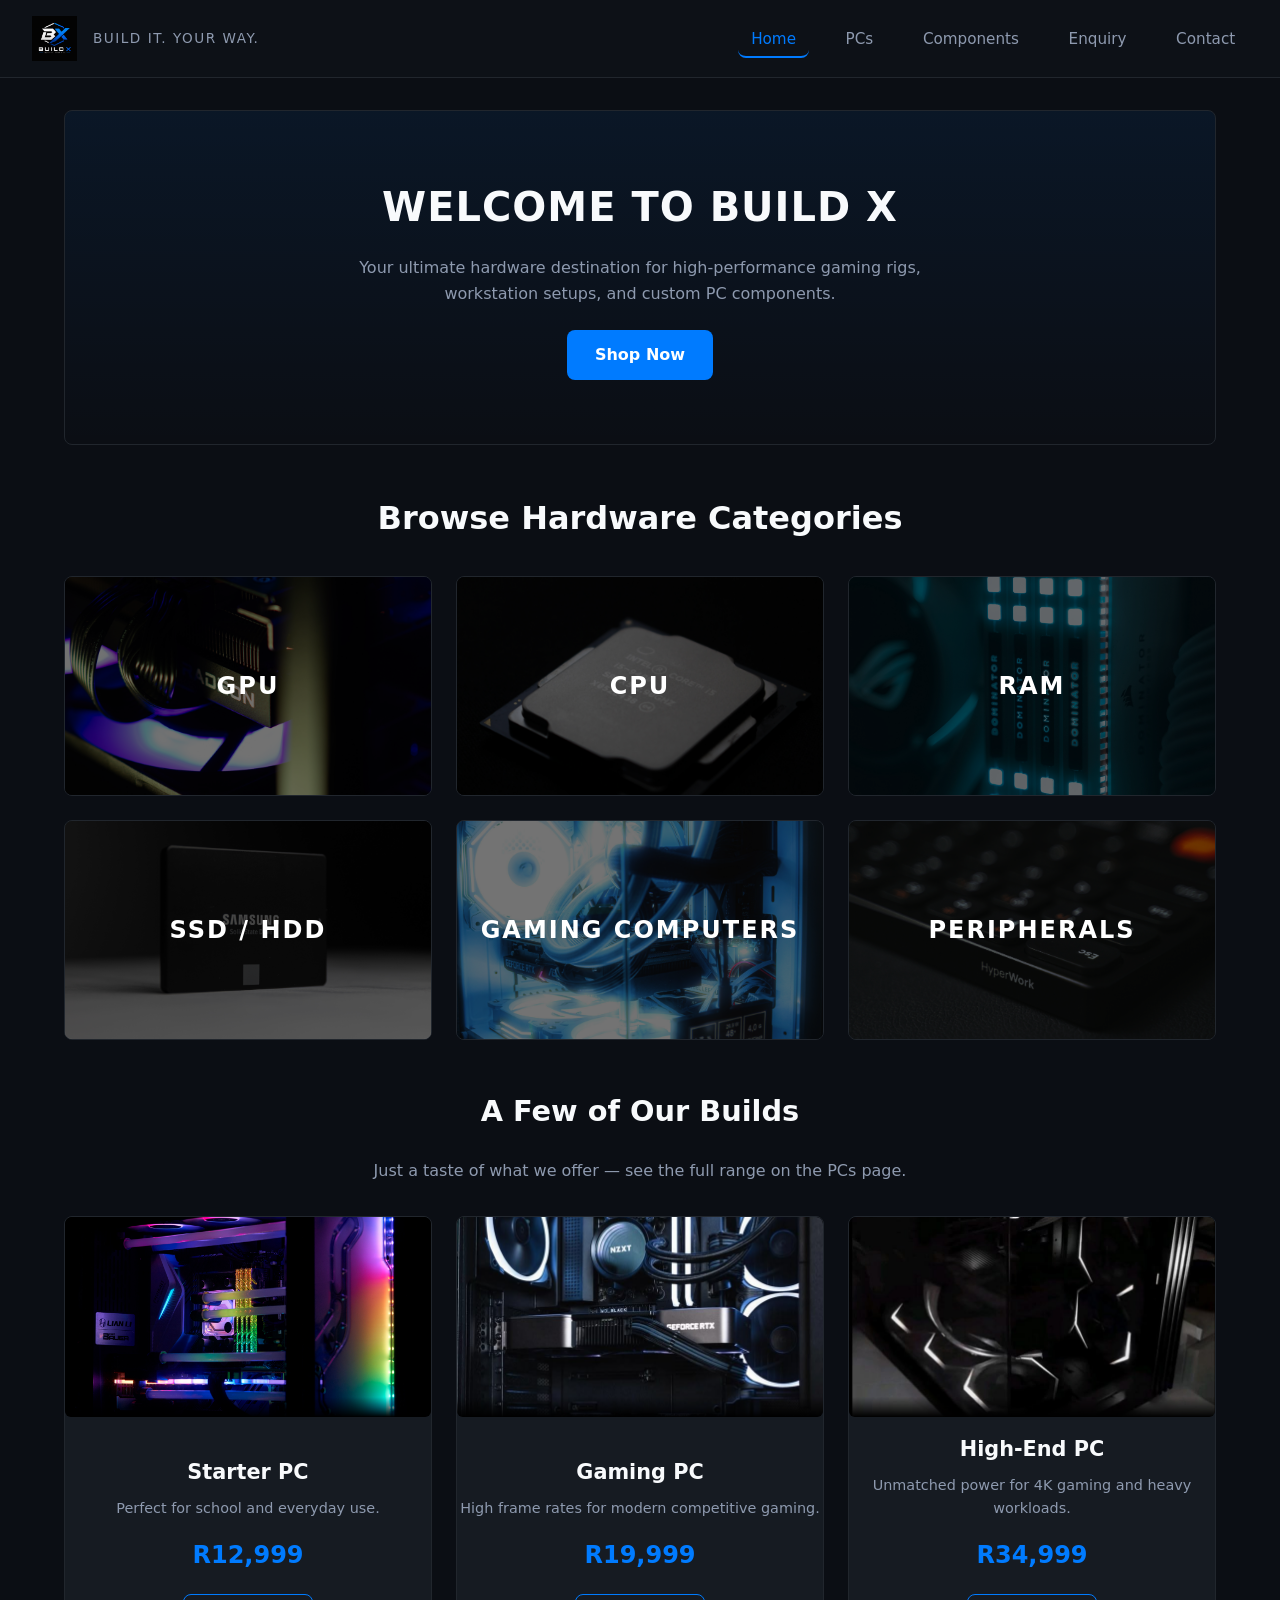
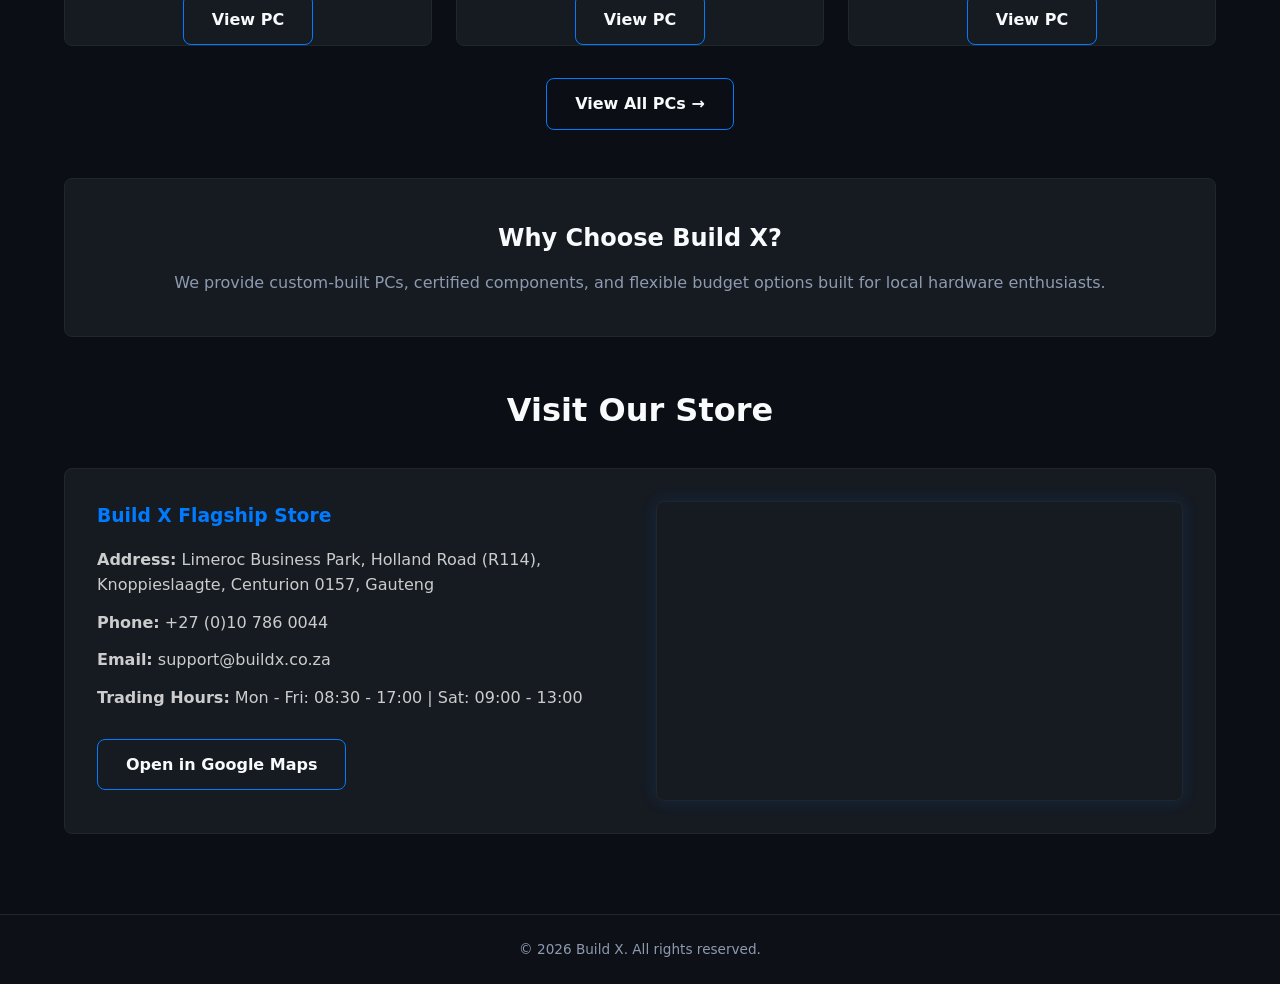
<file: index.html>
<!DOCTYPE html>
<html lang="en">
<head>
  <meta charset="UTF-8">
  <meta name="viewport" content="width=device-width, initial-scale=1.0">
  <title>Build X | Gaming PCs & Custom Computers South Africa</title>
  <meta name="description" content="Shop pre-built gaming PCs, custom computers and PC components at Build X in South Africa. Explore GPUs, CPUs, RAM and storage for gaming, work and creative builds.">
  <meta name="keywords" content="gaming PCs South Africa, pre-built gaming computers, custom PC builds South Africa, gaming computer, 1440p gaming PC, 4K workstation, PC components, graphics cards, GPUs, CPUs, RAM, SSD storage, Build X">

  <!-- External CSS Stylesheet -->
  <link rel="stylesheet" href="./styles.css">
</head>
<body>

  <!-- Site Header and Navigation -->
  <header class="site-header">
    <div class="logo-area">
      <!-- Site Logo Asset Link -->
      <a href="index.html">
        <img src="./images/buildx.png" alt="Build X custom computers and gaming PCs logo" class="site-logo">
      </a>
      <span class="tagline">Build It. Your Way.</span>
    </div>

    <!-- Main Navigation Bar -->
    <nav class="main-nav">
      <ul>
        <li><a href="index.html" class="active">Home</a></li>
        <li><a href="products.html">PCs</a></li>
        <li><a href="components.html">Components</a></li>
        <li><a href="enquiries.html">Enquiry</a></li>
        <li><a href="contact.html">Contact</a></li>
      </ul>
    </nav>
  </header>

  <!-- Main Content Area -->
  <main>
    <!-- Welcome Hero Banner -->
    <section class="hero">
      <h1>Welcome to Build X</h1>
      <p>Your ultimate hardware destination for high-performance gaming rigs, workstation setups, and custom PC components.</p>
      <a href="products.html" class="btn-primary">Shop Now</a>
    </section>

    <!-- Component Category Grid Section -->
    <section class="category-section">
      <h2>Browse Hardware Categories</h2>

      <div class="category-grid">
        <!-- GPU Category Card -->
        <a href="components.html#gpu" class="category-card">
          <img src="./images/gpufinal.jpg" alt="Graphics card components for custom gaming PCs">
          <div class="category-overlay">
            <h3>GPU</h3>
          </div>
        </a>

        <!-- CPU Category Card -->
        <a href="components.html#cpu" class="category-card">
          <img src="./images/cpu.jpg" alt="Desktop processors for gaming and custom computer builds">
          <div class="category-overlay">
            <h3>CPU</h3>
          </div>
        </a>

        <!-- RAM Category Card -->
        <a href="components.html#ram" class="category-card">
          <img src="./images/ram.jpg" alt="RAM memory modules for desktop PC upgrades">
          <div class="category-overlay">
            <h3>RAM</h3>
          </div>
        </a>

        <!-- Storage Category Card -->
        <a href="components.html#storage" class="category-card">
          <img src="./images/ssd.jpg" alt="SSD storage drives for custom computers and gaming PCs">
          <div class="category-overlay">
            <h3>SSD / HDD</h3>
          </div>
        </a>

        <!-- Gaming Computers Category Card -->
        <a href="products.html" class="category-card">
          <img src="./images/pcbuildfinal.jpg" alt="Pre-built gaming computers available from Build X in South Africa">
          <div class="category-overlay">
            <h3>GAMING COMPUTERS</h3>
          </div>
        </a>

        <!-- Peripherals Category Card -->
        <a href="components.html#peripherals" class="category-card">
          <img src="./images/peripherals.jpg" alt="Gaming peripherals for a complete PC setup">
          <div class="category-overlay">
            <h3>PERIPHERALS</h3>
          </div>
        </a>
      </div>
    </section>

    <!-- Featured Pre-Built PCs Section (teaser — full catalog lives on products.html) -->
    <section class="products-section">
      <h2>A Few of Our Builds</h2>
      <p style="text-align: center; color: var(--text-muted); margin-bottom: 2rem;">
        Just a taste of what we offer — see the full range on the PCs page.
      </p>

      <div class="product-grid">

        <!-- Starter PC Card -->
        <article class="product-card">
          <div class="card-image">
            <img src="./images/pccase1.jpg" alt="Starter desktop PC for everyday use and entry-level gaming">
          </div>
          <div class="card-body">
            <h3>Starter PC</h3>
            <p>Perfect for school and everyday use.</p>
            <p class="price">R12,999</p>
            <a href="products.html" class="btn-secondary">View PC</a>
          </div>
        </article>

        <!-- Gaming PC Card -->
        <article class="product-card">
          <div class="card-image">
            <img src="./images/gaming-pc-1440p.jpg" alt="Pre-built 1440p gaming PC for high-frame-rate modern gaming">
          </div>
          <div class="card-body">
            <h3>Gaming PC</h3>
            <p>High frame rates for modern competitive gaming.</p>
            <p class="price">R19,999</p>
            <a href="products.html" class="btn-secondary">View PC</a>
          </div>
        </article>

        <!-- High-End PC Card -->
        <article class="product-card">
          <div class="card-image">
            <img src="./images/high-end-4k-workstation.jpg" alt="High-end 4K gaming PC workstation for demanding creative and computing workloads">
          </div>
          <div class="card-body">
            <h3>High-End PC</h3>
            <p>Unmatched power for 4K gaming and heavy workloads.</p>
            <p class="price">R34,999</p>
            <a href="products.html" class="btn-secondary">View PC</a>
          </div>
        </article>

      </div>

      <div style="text-align: center; margin-top: 2rem;">
        <a href="products.html" class="btn-secondary">View All PCs →</a>
      </div>
    </section>

    <!-- Value Proposition Section -->
    <section class="about-summary">
      <h2>Why Choose Build X?</h2>
      <p>We provide custom-built PCs, certified components, and flexible budget options built for local hardware enthusiasts.</p>
    </section>

    <!-- Store Location & Hours Section -->
    <section class="location-section">
      <h2>Visit Our Store</h2>
      <div class="location-container">
        <!-- Store Information -->
        <div class="location-info">
          <h3>Build X Flagship Store</h3>
          <p><strong>Address:</strong> Limeroc Business Park, Holland Road (R114), Knoppieslaagte, Centurion 0157, Gauteng</p>
          <p><strong>Phone:</strong> +27 (0)10 786 0044</p>
          <p><strong>Email:</strong> support@buildx.co.za</p>
          <p><strong>Trading Hours:</strong> Mon - Fri: 08:30 - 17:00 | Sat: 09:00 - 13:00</p>
          <a href="https://www.google.com/maps/place/Evetech/@-25.9070533,28.0302525,17z/data=!3m1!4b1!4m6!3m5!1s0x1e956453e7af67eb:0x325b4bc90aec6164!8m2!3d-25.9070533!4d28.0302525!16s%2Fg%2F1tdd3hkb" target="_blank" rel="noopener noreferrer" class="btn-secondary">Open in Google Maps</a>
        </div>

        <!-- Right Side: Embedded Map -->
        <div class="location-map">
          <iframe
            src="https://www.google.com/maps/embed?pb=!1m18!1m12!1m3!1d3172.9612899073686!2d28.03025247496174!3d-25.907053251937146!2m3!1f0!2f0!3f0!3m2!1i1024!2i768!4f13.1!3m3!1m2!1s0x1e956453e7af67eb%3A0x325b4bc90aec6164!2sEvetech!5e1!3m2!1sen!2sus!4v1789694217841!5m2!1sen!2sus"
            width="100%"
            height="100%"
            style="border:0;"
            allowfullscreen=""
            loading="lazy"
            referrerpolicy="strict-origin-when-cross-origin">
          </iframe>
        </div>
      </div>
    </section>
  </main>

  <!-- Site Footer -->
  <footer class="site-footer">
    <p>&copy; 2026 Build X. All rights reserved.</p>
  </footer>

  <script src="./js_assets/product-lightbox.js" defer></script>
</body>
</html>
</file>
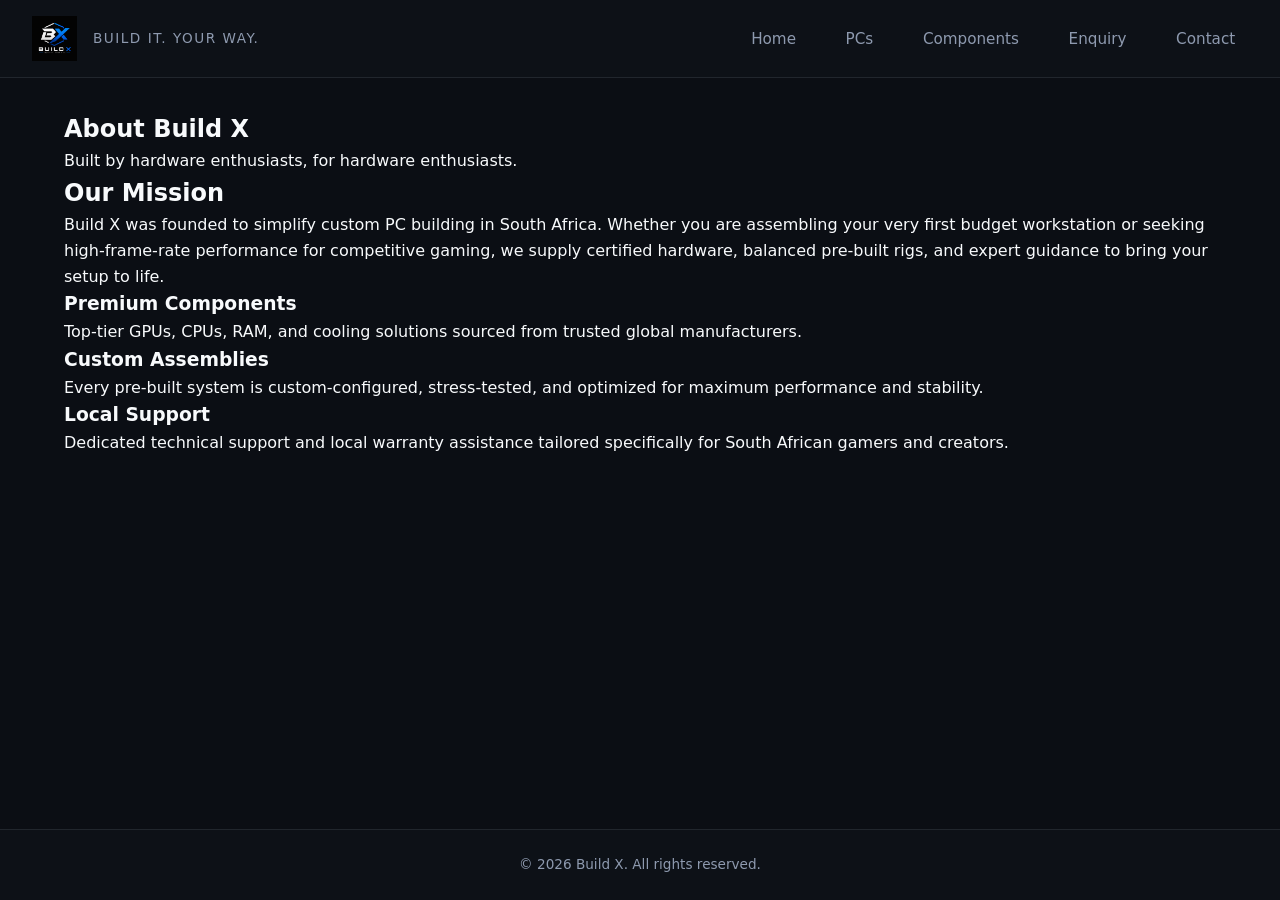
<file: about.html>
<!DOCTYPE html>
<html lang="en">
<head>
  <meta charset="UTF-8">
  <meta name="viewport" content="width=device-width, initial-scale=1.0">
  <title>About Us | Build X</title>
  
  <!-- External CSS Stylesheet -->
  <link rel="stylesheet" href="styles.css">
</head>
<body>

  <!-- Site Header and Navigation -->
  <header class="site-header">
    <div class="logo-area">
      <a href="index.html">
        <img src="images/buildx.png" alt="Build X Logo" class="site-logo">
      </a>
      <span class="tagline">Build It. Your Way.</span>
    </div>
    
    <!-- Main Navigation Bar -->
    <nav class="main-nav">
      <ul>
        <li><a href="index.html">Home</a></li>
        <li><a href="products.html">PCs</a></li>
        <li><a href="components.html">Components</a></li>
        <li><a href="enquiries.html">Enquiry</a></li>
        <li><a href="contact.html">Contact</a></li>
      </ul>
    </nav>
  </header>

  <!-- Main Content Area -->
  <main>
    <section class="about-hero">
      <h1>About Build X</h1>
      <p class="lead">Built by hardware enthusiasts, for hardware enthusiasts.</p>
    </section>

    <section class="about-section">
      <div class="about-container">
        <div class="about-text">
          <h2>Our Mission</h2>
          <p>Build X was founded to simplify custom PC building in South Africa. Whether you are assembling your very first budget workstation or seeking high-frame-rate performance for competitive gaming, we supply certified hardware, balanced pre-built rigs, and expert guidance to bring your setup to life.</p>
        </div>
        
        <!-- Key Highlights Grid -->
        <div class="about-highlights">
          <div class="highlight-card">
            <h3>Premium Components</h3>
            <p>Top-tier GPUs, CPUs, RAM, and cooling solutions sourced from trusted global manufacturers.</p>
          </div>
          <div class="highlight-card">
            <h3>Custom Assemblies</h3>
            <p>Every pre-built system is custom-configured, stress-tested, and optimized for maximum performance and stability.</p>
          </div>
          <div class="highlight-card">
            <h3>Local Support</h3>
            <p>Dedicated technical support and local warranty assistance tailored specifically for South African gamers and creators.</p>
          </div>
        </div>
      </div>
    </section>
  </main>

  <!-- Site Footer -->
  <footer class="site-footer">
    <p>&copy; 2026 Build X. All rights reserved.</p>
  </footer>

</body>
</html>
</file>
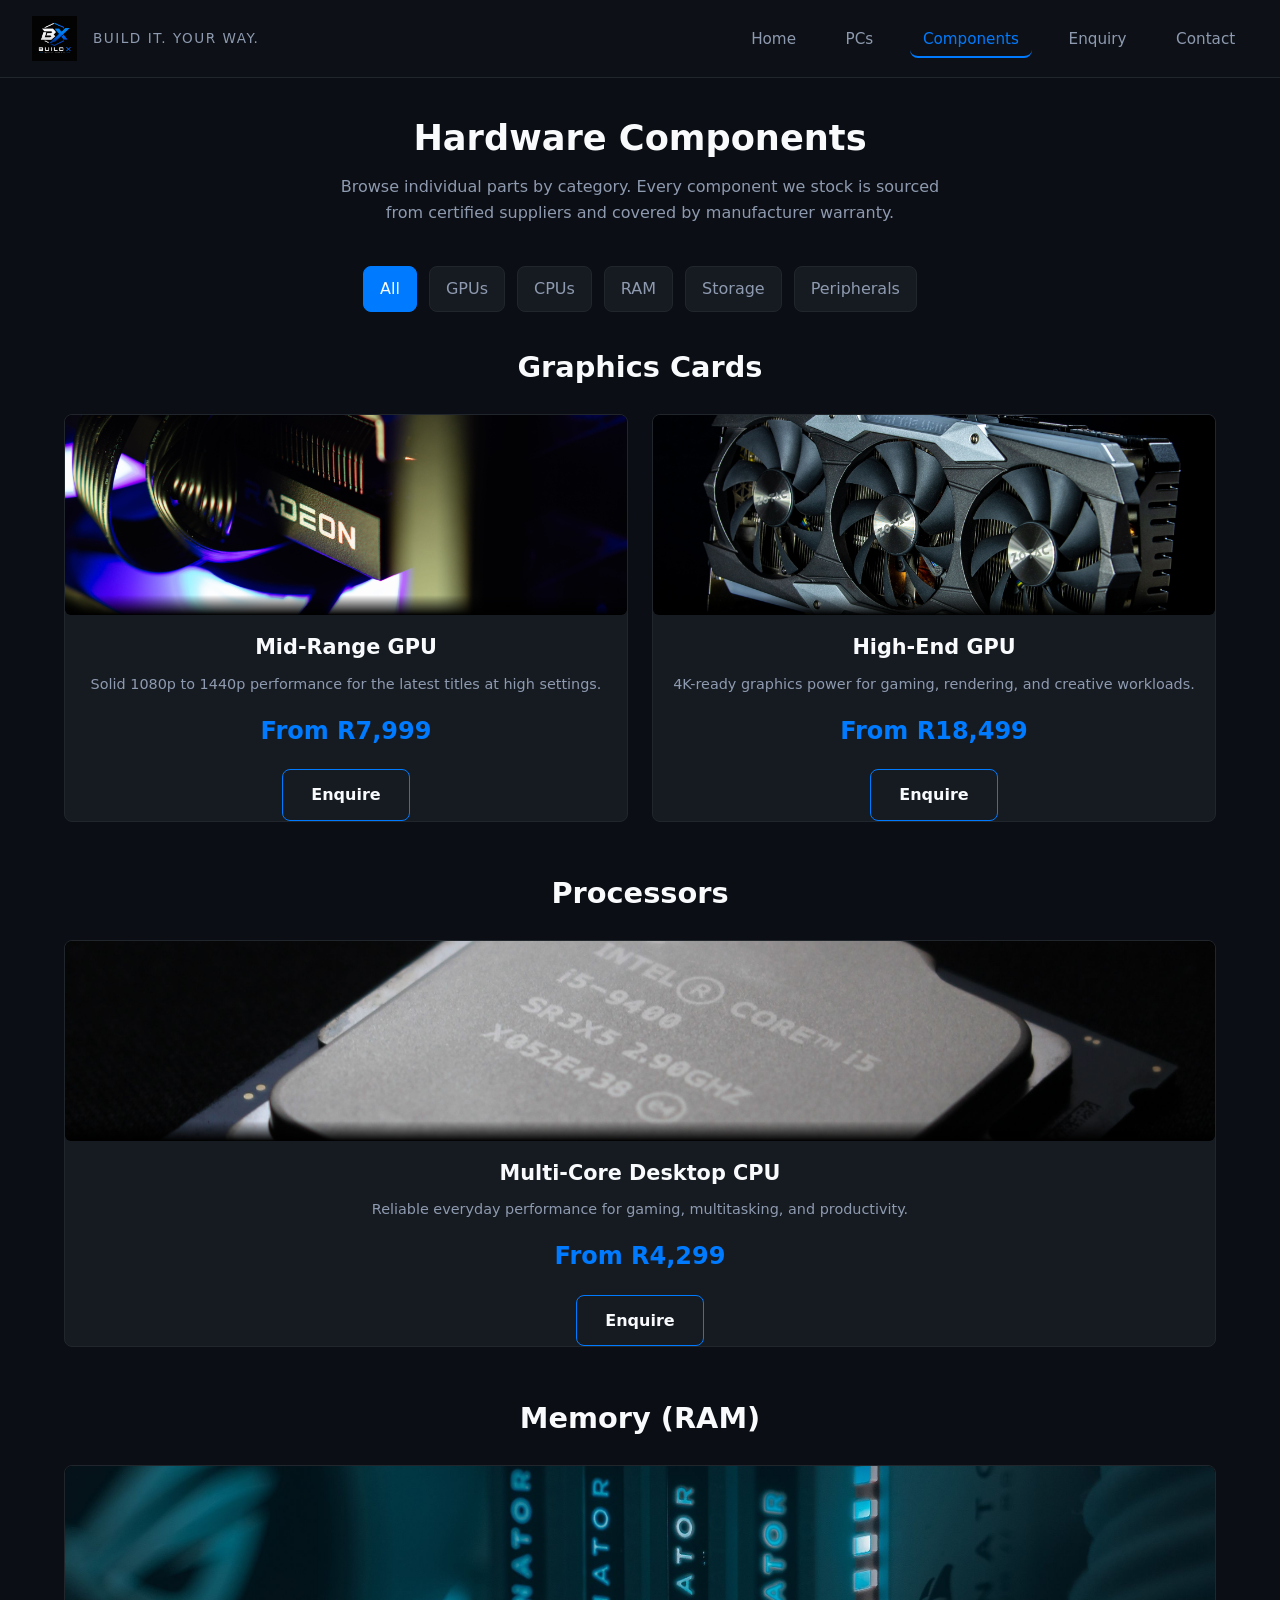
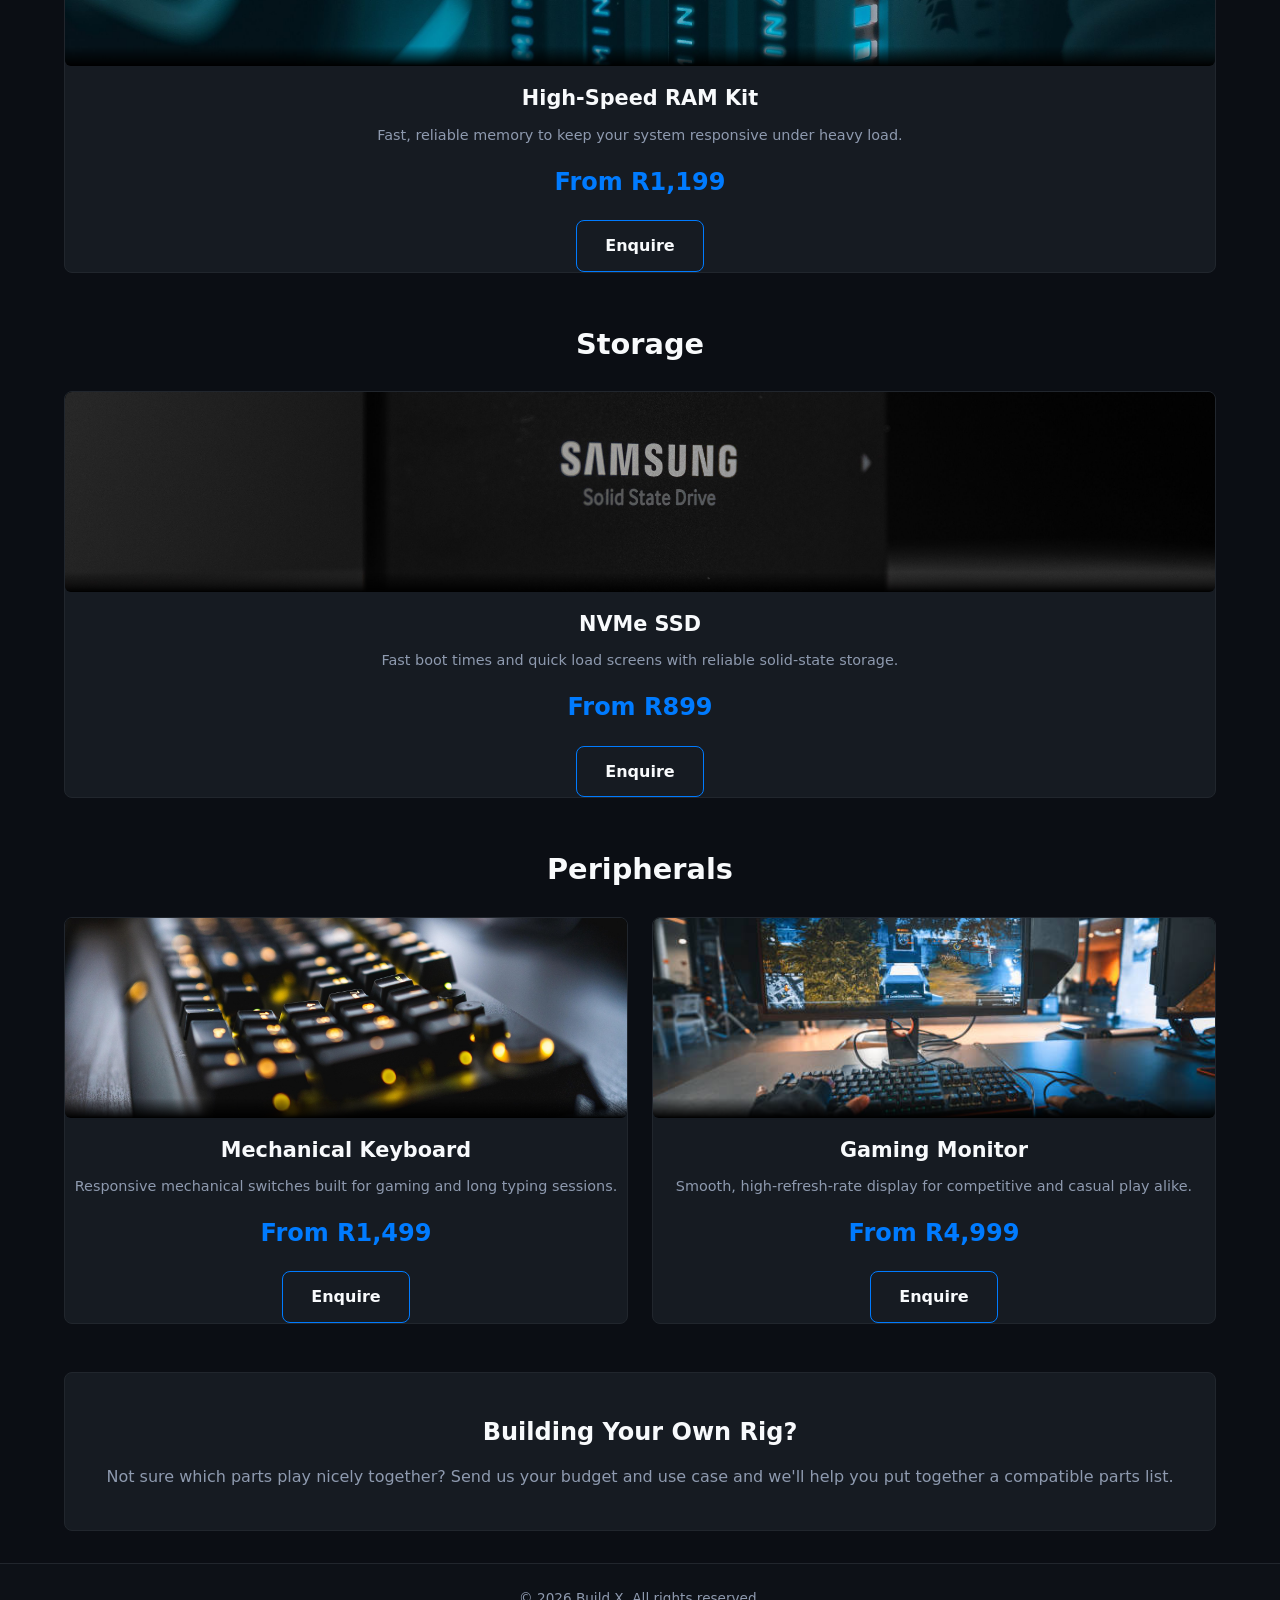
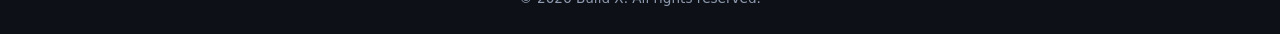
<file: components.html>
<!DOCTYPE html>
<html lang="en">
<head>
  <meta charset="UTF-8">
  <meta name="viewport" content="width=device-width, initial-scale=1.0">
  <title>Build X | Components</title>
  <meta name="description" content="Shop individual PC components in South Africa at Build X. Browse graphics cards, CPUs, RAM, SSD storage, keyboards, monitors, and other PC peripherals for your next build or upgrade.">
  <meta name="keywords" content="PC components South Africa, buy GPU South Africa, graphics cards, CPUs, processors, RAM, memory kits, SSD storage, NVMe SSD, PC peripherals, gaming keyboard, gaming monitor, custom PC upgrades, Build X">
  <link rel="stylesheet" href="./styles.css">
</head>
<body>

  <!-- Site Header -->
  <header class="site-header">
    <div class="logo-area">
      <a href="index.html">
        <img src="./images/buildx.png" alt="Build X Logo" class="site-logo">
      </a>
      <span class="tagline">Build It. Your Way.</span>
    </div>

    <nav class="main-nav">
      <ul>
        <li><a href="index.html">Home</a></li>
        <li><a href="products.html">PCs</a></li>
        <li><a href="components.html" class="active">Components</a></li>
        <li><a href="enquiries.html">Enquiry</a></li>
        <li><a href="contact.html">Contact</a></li>
      </ul>
    </nav>
  </header>

  <!-- Main Content Area -->
  <main>
    <section class="contact-header">
      <h1>Hardware Components</h1>
      <p>Browse individual parts by category. Every component we stock is sourced from certified suppliers and covered by manufacturer warranty.</p>
    </section>

    <div class="product-filters" role="group" aria-label="Filter components by category">
      <button class="filter-button is-active" type="button" data-filter="all" aria-pressed="true">All</button>
      <button class="filter-button" type="button" data-filter="gpu" aria-pressed="false">GPUs</button>
      <button class="filter-button" type="button" data-filter="cpu" aria-pressed="false">CPUs</button>
      <button class="filter-button" type="button" data-filter="ram" aria-pressed="false">RAM</button>
      <button class="filter-button" type="button" data-filter="storage" aria-pressed="false">Storage</button>
      <button class="filter-button" type="button" data-filter="peripherals" aria-pressed="false">Peripherals</button>
    </div>

    <!-- GPU Section -->
    <section class="products-section" id="gpu" data-category="gpu">
      <h2>Graphics Cards</h2>
      <div class="product-grid">
        <article class="product-card">
          <div class="card-image">
            <img src="./images/gpufinal.jpg" alt="Mid-range GPU for 1080p and 1440p gaming at high settings">
          </div>
          <div class="card-body">
            <h3>Mid-Range GPU</h3>
            <p>Solid 1080p to 1440p performance for the latest titles at high settings.</p>
            <p class="price">From R7,999</p>
            <a href="enquiries.html?product=Mid-Range%20GPU" class="btn-secondary">Enquire</a>
          </div>
        </article>

        <article class="product-card">
          <div class="card-image">
            <img src="./images/graphicscard.jpg" alt="High-end GPU for 4K gaming, rendering, and creative workloads">
          </div>
          <div class="card-body">
            <h3>High-End GPU</h3>
            <p>4K-ready graphics power for gaming, rendering, and creative workloads.</p>
            <p class="price">From R18,499</p>
            <a href="enquiries.html?product=High-End%20GPU" class="btn-secondary">Enquire</a>
          </div>
        </article>
      </div>
    </section>

    <!-- CPU Section -->
    <section class="products-section" id="cpu" data-category="cpu">
      <h2>Processors</h2>
      <div class="product-grid">
        <article class="product-card">
          <div class="card-image">
            <img src="./images/cpu.jpg" alt="Multi-core desktop CPU for gaming, multitasking, and everyday productivity">
          </div>
          <div class="card-body">
            <h3>Multi-Core Desktop CPU</h3>
            <p>Reliable everyday performance for gaming, multitasking, and productivity.</p>
            <p class="price">From R4,299</p>
            <a href="enquiries.html?product=Multi-Core%20Desktop%20CPU" class="btn-secondary">Enquire</a>
          </div>
        </article>
      </div>
    </section>

    <!-- RAM Section -->
    <section class="products-section" id="ram" data-category="ram">
      <h2>Memory (RAM)</h2>
      <div class="product-grid">
        <article class="product-card">
          <div class="card-image">
            <img src="./images/ram.jpg" alt="High-speed RAM kit for responsive performance under heavy workloads">
          </div>
          <div class="card-body">
            <h3>High-Speed RAM Kit</h3>
            <p>Fast, reliable memory to keep your system responsive under heavy load.</p>
            <p class="price">From R1,199</p>
            <a href="enquiries.html?product=High-Speed%20RAM%20Kit" class="btn-secondary">Enquire</a>
          </div>
        </article>
      </div>
    </section>

    <!-- Storage Section -->
    <section class="products-section" id="storage" data-category="storage">
      <h2>Storage</h2>
      <div class="product-grid">
        <article class="product-card">
          <div class="card-image">
            <img src="./images/ssd.jpg" alt="NVMe SSD for fast computer boot times and shorter game loading screens">
          </div>
          <div class="card-body">
            <h3>NVMe SSD</h3>
            <p>Fast boot times and quick load screens with reliable solid-state storage.</p>
            <p class="price">From R899</p>
            <a href="enquiries.html?product=NVMe%20SSD" class="btn-secondary">Enquire</a>
          </div>
        </article>
      </div>
    </section>

    <!-- Peripherals Section -->
    <section class="products-section" id="peripherals" data-category="peripherals">
      <h2>Peripherals</h2>
      <div class="product-grid">
        <article class="product-card">
          <div class="card-image">
            <img src="./images/keyboard1.jpg" alt="Mechanical keyboard with responsive switches for gaming and long typing sessions">
          </div>
          <div class="card-body">
            <h3>Mechanical Keyboard</h3>
            <p>Responsive mechanical switches built for gaming and long typing sessions.</p>
            <p class="price">From R1,499</p>
            <a href="enquiries.html?product=Mechanical%20Keyboard" class="btn-secondary">Enquire</a>
          </div>
        </article>

        <article class="product-card">
          <div class="card-image">
            <img src="./images/monitor1.jpg" alt="High-refresh-rate gaming monitor for smooth competitive and casual play">
          </div>
          <div class="card-body">
            <h3>Gaming Monitor</h3>
            <p>Smooth, high-refresh-rate display for competitive and casual play alike.</p>
            <p class="price">From R4,999</p>
            <a href="enquiries.html?product=Gaming%20Monitor" class="btn-secondary">Enquire</a>
          </div>
        </article>
      </div>
    </section>

    <section class="about-summary">
      <h2>Building Your Own Rig?</h2>
      <p>Not sure which parts play nicely together? Send us your budget and use case and we'll help you put together a compatible parts list.</p>
    </section>

  </main>

  <!-- Site Footer -->
  <footer class="site-footer">
    <p>&copy; 2026 Build X. All rights reserved.</p>
  </footer>

  <script src="./js_assets/product-lightbox.js" defer></script>
  <script src="./js_assets/product-filter.js" defer></script>
</body>
</html>
</file>
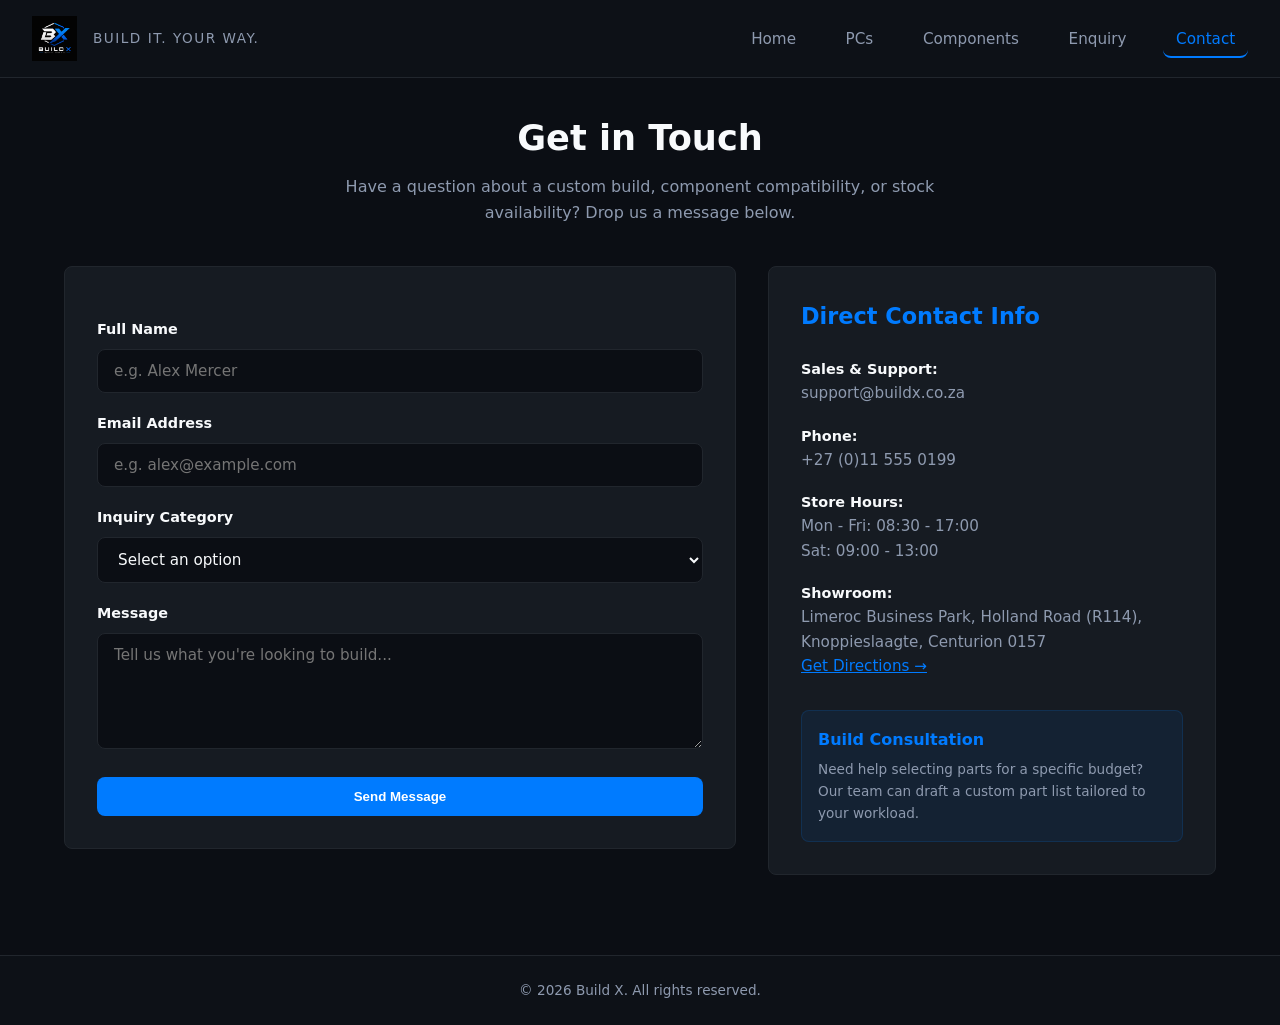
<file: contact.html>
<!DOCTYPE html>
<html lang="en">
<head>
  <meta charset="UTF-8">
  <meta name="viewport" content="width=device-width, initial-scale=1.0">
  <title>Build X | Contact Us</title>
  <link rel="stylesheet" href="./styles.css">
</head>
<body>

  <!-- Site Header -->
  <header class="site-header">
    <div class="logo-area">
      <a href="index.html">
        <img src="./images/buildx.png" alt="Build X Logo" class="site-logo">
      </a>
      <span class="tagline">Build It. Your Way.</span>
    </div>
    
    <nav class="main-nav">
      <ul>
        <li><a href="index.html">Home</a></li>
        <li><a href="products.html">PCs</a></li>
        <li><a href="components.html">Components</a></li>
        <li><a href="enquiries.html">Enquiry</a></li>
        <li><a href="contact.html" class="active">Contact</a></li>
      </ul>
    </nav>
  </header>

  <!-- Main Content Area -->
  <main>
    <section class="contact-section">
      <div class="contact-header">
        <h1>Get in Touch</h1>
        <p>Have a question about a custom build, component compatibility, or stock availability? Drop us a message below.</p>
      </div>

      <div class="contact-wrapper">
        
        <!-- Left Side: Interactive Contact Form -->
        <form class="contact-form" action="#" method="POST">
          
          <div class="form-group">
            <label for="fullName">Full Name</label>
            <input type="text" id="fullName" name="fullName" placeholder="e.g. Alex Mercer" required>
          </div>

          <div class="form-group">
            <label for="email">Email Address</label>
            <input type="email" id="email" name="email" placeholder="e.g. alex@example.com" required>
          </div>

          <div class="form-group">
            <label for="inquiryType">Inquiry Category</label>
            <select id="inquiryType" name="inquiryType" required>
              <option value="" disabled selected>Select an option</option>
              <option value="custom-build">Custom PC Request</option>
              <option value="compatibility">Component Compatibility</option>
              <option value="support">Technical Support</option>
              <option value="general">General Inquiry</option>
            </select>
          </div>

          <div class="form-group">
            <label for="message">Message</label>
            <textarea id="message" name="message" rows="5" placeholder="Tell us what you're looking to build..." required></textarea>
          </div>

          <button type="submit" class="btn-primary form-submit">Send Message</button>
        </form>

        <!-- Right Side: Contact Info & Support Banner -->
                <div class="contact-info-card">
          <h3>Direct Contact Info</h3>
          
          <div class="info-item">
            <span class="info-title">Sales & Support:</span>
            <p>support@buildx.co.za</p>
          </div>

          <div class="info-item">
            <span class="info-title">Phone:</span>
            <p>+27 (0)11 555 0199</p>
          </div>

          <div class="info-item">
            <span class="info-title">Store Hours:</span>
            <p>Mon - Fri: 08:30 - 17:00</p>
            <p>Sat: 09:00 - 13:00</p>
          </div>

          <!-- NEW: paste this block here -->
          <div class="info-item">
            <span class="info-title">Showroom:</span>
            <p>Limeroc Business Park, Holland Road (R114), Knoppieslaagte, Centurion 0157</p>
            <p><a href="https://www.google.com/maps/place/Evetech/@-25.9070533,28.0302525,17z/data=!3m1!4b1!4m6!3m5!1s0x1e956453e7af67eb:0x325b4bc90aec6164!8m2!3d-25.9070533!4d28.0302525!16s%2Fg%2F1tdd3hkb" target="_blank" rel="noopener noreferrer" style="color: var(--accent-blue);">Get Directions →</a></p>
          </div>
          <!-- END NEW -->

          <div class="support-box">
            <h4>Build Consultation</h4>
            <p>Need help selecting parts for a specific budget? Our team can draft a custom part list tailored to your workload.</p>
          </div>
        
        </div>

      </div>
    </section>
  </main>

  <!-- Site Footer -->
  <footer class="site-footer">
    <p>&copy; 2026 Build X. All rights reserved.</p>
  </footer>

  <script src="./js_assets/contact-validation.js" defer></script>
</body>
</html>
</file>
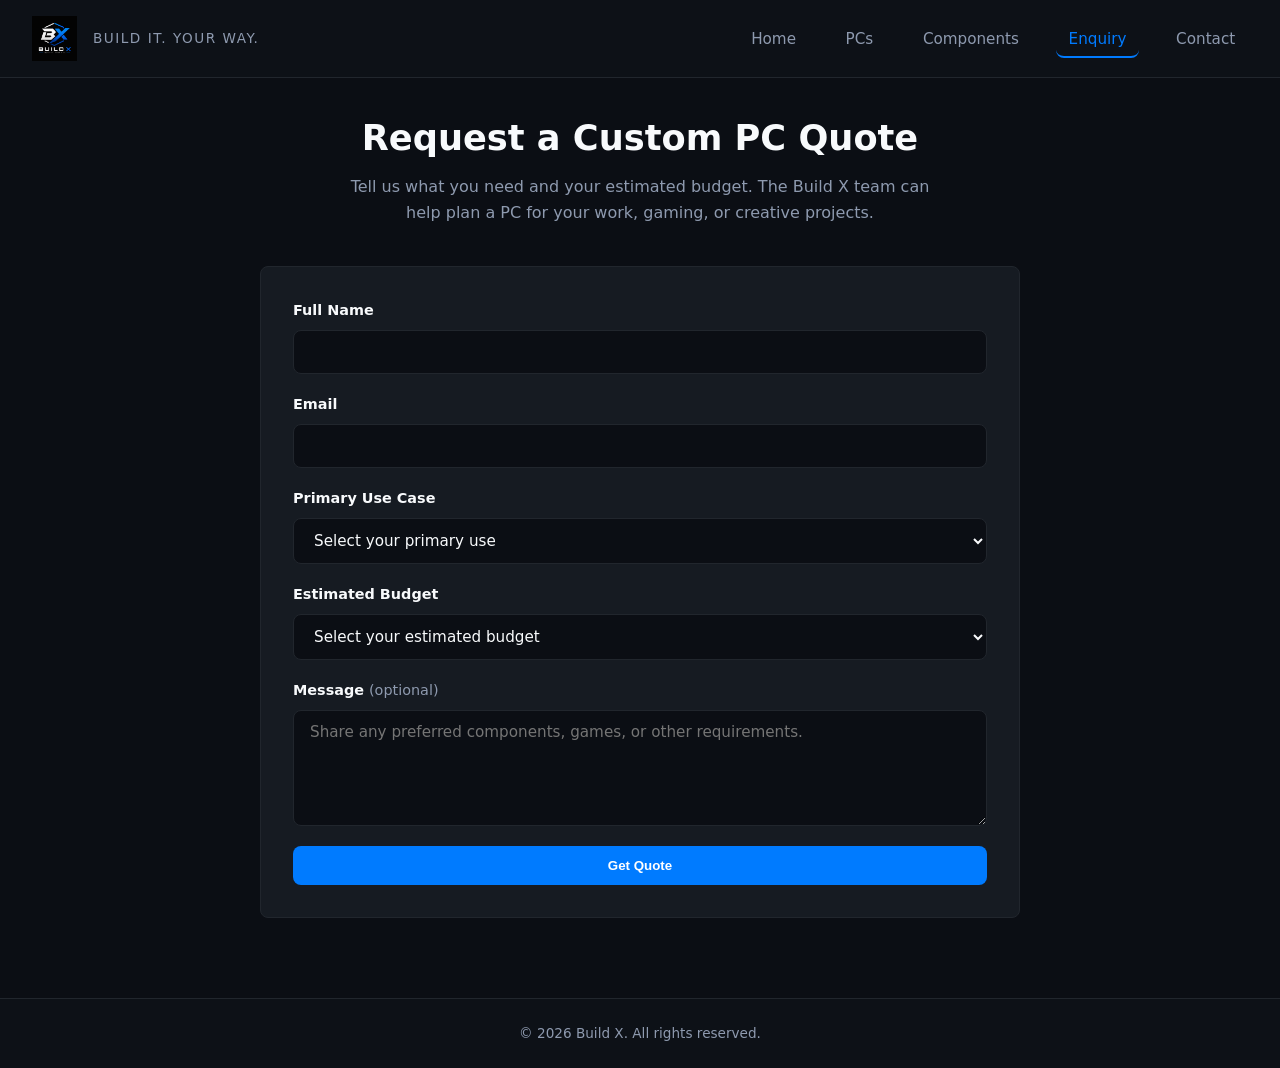
<file: enquiries.html>
<!DOCTYPE html>
<html lang="en">
<head>
  <meta charset="UTF-8">
  <meta name="viewport" content="width=device-width, initial-scale=1.0">
  <title>Build X | Custom PC Quote South Africa</title>
  <meta name="description" content="Request a custom PC quote from Build X in South Africa. Tell us how you plan to use your computer, your budget, and the build you have in mind.">
  <meta name="keywords" content="custom PC quote South Africa, custom computer quote, gaming PC quote South Africa, custom gaming PC build, PC builder South Africa, workstation computer quote">
  <link rel="stylesheet" href="./styles.css">
</head>
<body>
  <header class="site-header">
    <div class="logo-area">
      <a href="index.html">
        <img src="./images/buildx.png" alt="Build X Logo" class="site-logo">
      </a>
      <span class="tagline">Build It. Your Way.</span>
    </div>

    <nav class="main-nav" aria-label="Main navigation">
      <ul>
        <li><a href="index.html">Home</a></li>
        <li><a href="products.html">PCs</a></li>
        <li><a href="components.html">Components</a></li>
        <li><a href="enquiries.html" class="active" aria-current="page">Enquiry</a></li>
        <li><a href="contact.html">Contact</a></li>
      </ul>
    </nav>
  </header>

  <main>
    <section class="contact-section enquiry-section">
      <div class="contact-header">
        <h1>Request a Custom PC Quote</h1>
        <p>Tell us what you need and your estimated budget. The Build X team can help plan a PC for your work, gaming, or creative projects.</p>
      </div>

      <form id="enquiry-form" class="contact-form" action="#" method="post">
        <div class="form-group">
          <label for="fullName">Full Name</label>
          <input type="text" id="fullName" name="fullName" autocomplete="name" required>
        </div>

        <div class="form-group">
          <label for="email">Email</label>
          <input type="email" id="email" name="email" autocomplete="email" required>
        </div>

        <div class="form-group">
          <label for="useCase">Primary Use Case</label>
          <select id="useCase" name="useCase" required>
            <option value="" disabled selected>Select your primary use</option>
            <option value="Gaming">Gaming</option>
            <option value="Office/Work">Office/Work</option>
            <option value="Video Editing/3D Rendering">Video Editing/3D Rendering</option>
            <option value="Streaming">Streaming</option>
          </select>
        </div>

        <div class="form-group">
          <label for="budget">Estimated Budget</label>
          <select id="budget" name="budget" required>
            <option value="" disabled selected>Select your estimated budget</option>
            <option value="Under R15,000">Under R15,000</option>
            <option value="R15,000 - R25,000">R15,000 - R25,000</option>
            <option value="R25,000 - R40,000">R25,000 - R40,000</option>
            <option value="Over R40,000">Over R40,000</option>
          </select>
        </div>

        <div class="form-group">
          <label for="message">Message <span class="text-muted">(optional)</span></label>
          <textarea id="message" name="message" rows="5" placeholder="Share any preferred components, games, or other requirements."></textarea>
        </div>

        <button type="submit" class="btn-primary">Get Quote</button>
      </form>

      <div id="quote-result" class="form-status" style="display:none;" role="status" aria-live="polite" tabindex="-1"></div>
    </section>
  </main>

  <footer class="site-footer">
    <p>&copy; 2026 Build X. All rights reserved.</p>
  </footer>

  <script src="./js_assets/enquiry-validation.js" defer></script>
</body>
</html>
</file>
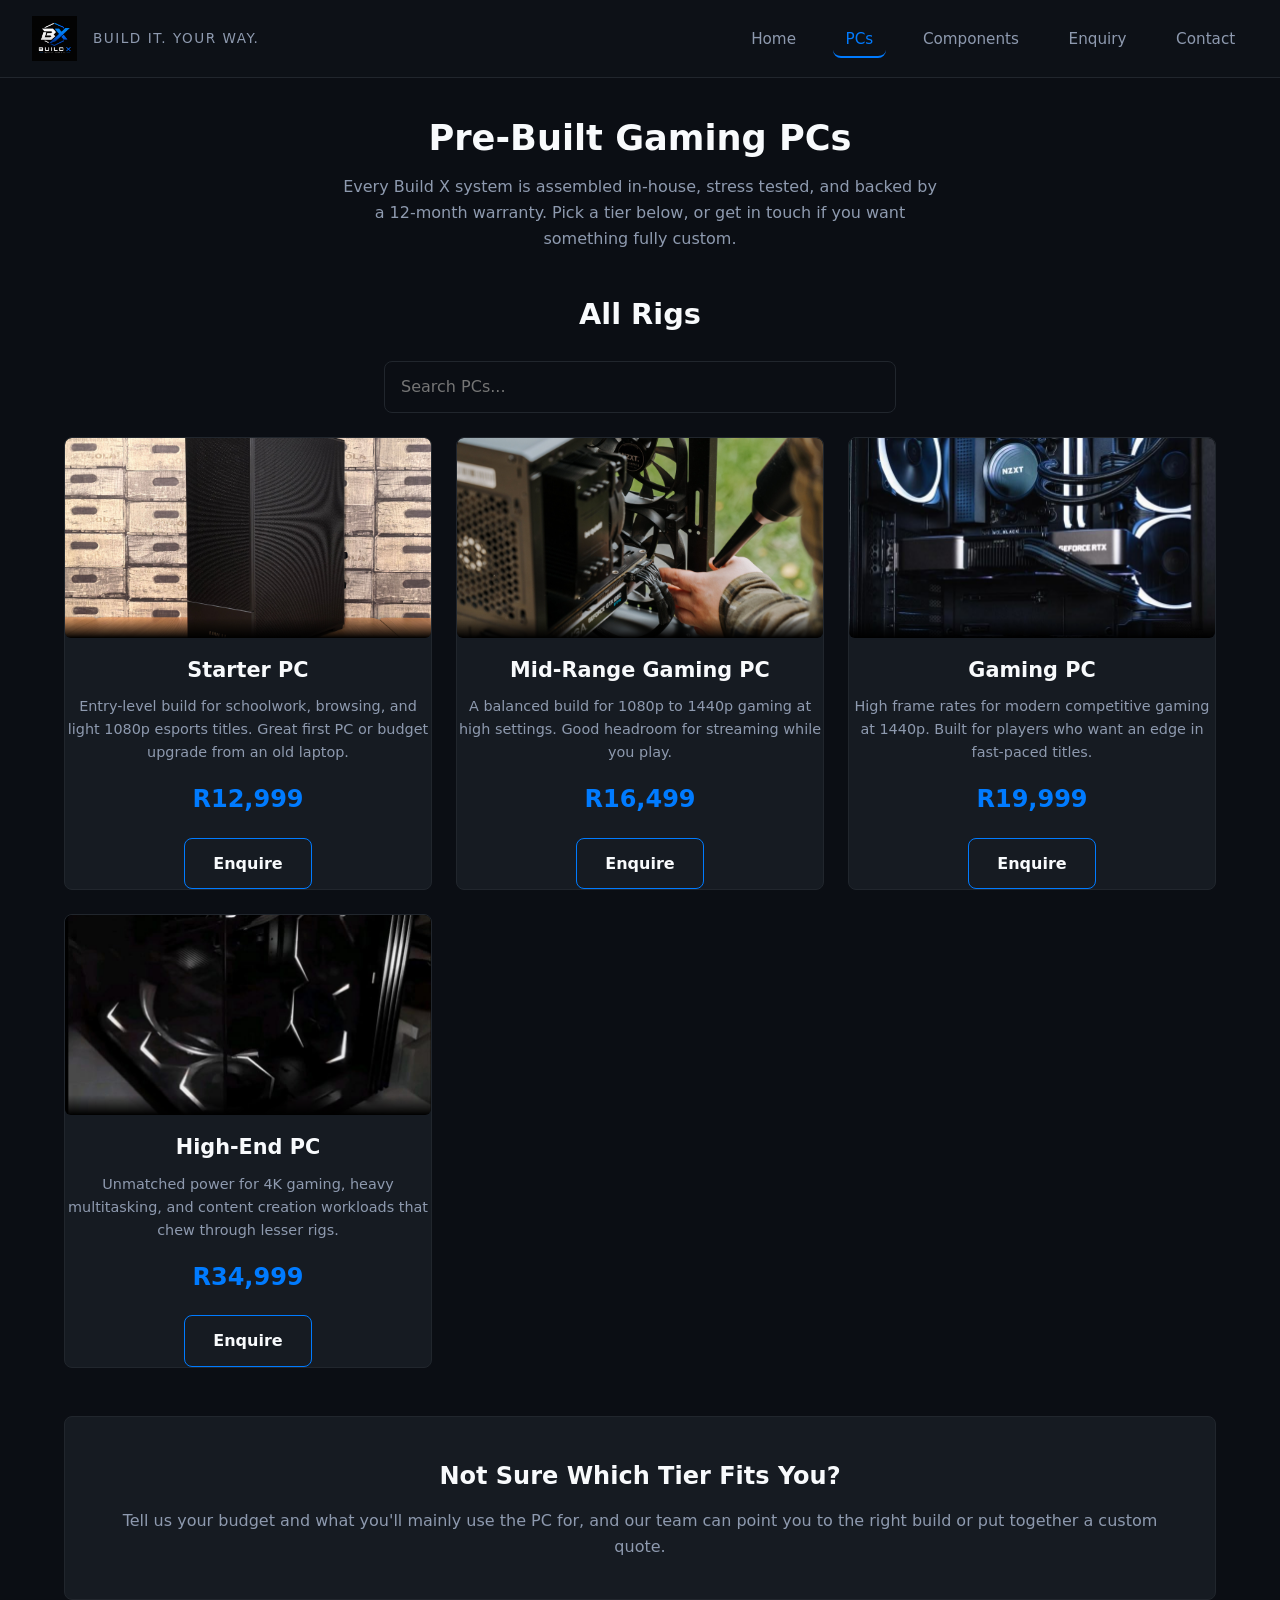
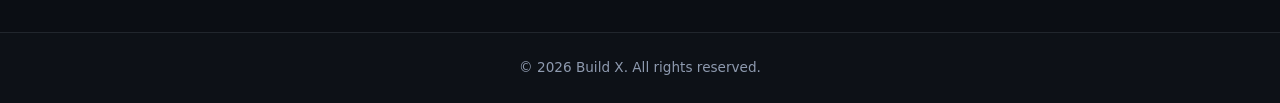
<file: products.html>
<!DOCTYPE html>
<html lang="en">
<head>
  <meta charset="UTF-8">
  <meta name="viewport" content="width=device-width, initial-scale=1.0">
  <title>Build X | Pre-Built PCs</title>
  <link rel="stylesheet" href="./styles.css">
</head>
<body>

  <!-- Site Header -->
  <header class="site-header">
    <div class="logo-area">
      <a href="index.html">
        <img src="./images/buildx.png" alt="Build X Logo" class="site-logo">
      </a>
      <span class="tagline">Build It. Your Way.</span>
    </div>

    <nav class="main-nav">
      <ul>
        <li><a href="index.html">Home</a></li>
        <li><a href="products.html" class="active">PCs</a></li>
        <li><a href="components.html">Components</a></li>
        <li><a href="enquiries.html">Enquiry</a></li>
        <li><a href="contact.html">Contact</a></li>
      </ul>
    </nav>
  </header>

  <!-- Main Content Area -->
  <main>
    <section class="contact-header">
      <h1>Pre-Built Gaming PCs</h1>
      <p>Every Build X system is assembled in-house, stress tested, and backed by a 12-month warranty. Pick a tier below, or get in touch if you want something fully custom.</p>
    </section>

    <section class="products-section">
      <h2>All Rigs</h2>

      <label class="product-search">
        <span class="visually-hidden">Search pre-built PCs</span>
        <input type="search" id="pc-search" placeholder="Search PCs..." autocomplete="off">
      </label>

      <div class="product-grid">

        <!-- Starter PC -->
        <article class="product-card">
          <div class="card-image">
            <img src="./images/starter.jpg" alt="Starter PC">
          </div>
          <div class="card-body">
            <h3>Starter PC</h3>
            <p>Entry-level build for schoolwork, browsing, and light 1080p esports titles. Great first PC or budget upgrade from an old laptop.</p>
            <p class="price">R12,999</p>
            <a href="enquiries.html?product=Starter%20PC" class="btn-secondary">Enquire</a>
          </div>
        </article>

        <!-- Mid-Range PC -->
        <article class="product-card">
          <div class="card-image">
            <img src="./images/midrange.jpg" alt="Mid-Range Gaming PC">
          </div>
          <div class="card-body">
            <h3>Mid-Range Gaming PC</h3>
            <p>A balanced build for 1080p to 1440p gaming at high settings. Good headroom for streaming while you play.</p>
            <p class="price">R16,499</p>
            <a href="enquiries.html?product=Mid-Range%20Gaming%20PC" class="btn-secondary">Enquire</a>
          </div>
        </article>

        <!-- Gaming PC -->
        <article class="product-card">
          <div class="card-image">
            <img src="./images/gaming-pc-1440p.jpg" alt="Pre-built 1440p gaming PC for high-frame-rate modern gaming">
          </div>
          <div class="card-body">
            <h3>Gaming PC</h3>
            <p>High frame rates for modern competitive gaming at 1440p. Built for players who want an edge in fast-paced titles.</p>
            <p class="price">R19,999</p>
            <a href="enquiries.html?product=Gaming%20PC" class="btn-secondary">Enquire</a>
          </div>
        </article>

        <!-- High-End PC -->
        <article class="product-card">
          <div class="card-image">
            <img src="./images/high-end-4k-workstation.jpg" alt="High-end 4K gaming PC workstation for demanding creative and computing workloads">
          </div>
          <div class="card-body">
            <h3>High-End PC</h3>
            <p>Unmatched power for 4K gaming, heavy multitasking, and content creation workloads that chew through lesser rigs.</p>
            <p class="price">R34,999</p>
            <a href="enquiries.html?product=High-End%20PC" class="btn-secondary">Enquire</a>
          </div>
        </article>

      </div>
      <p class="search-empty" role="status" aria-live="polite" hidden>
        No PCs found matching your search
      </p>
    </section>

    <section class="about-summary">
      <h2>Not Sure Which Tier Fits You?</h2>
      <p>Tell us your budget and what you'll mainly use the PC for, and our team can point you to the right build or put together a custom quote.</p>
    </section>

  </main>

  <!-- Site Footer -->
  <footer class="site-footer">
    <p>&copy; 2026 Build X. All rights reserved.</p>
  </footer>

  <script src="./js_assets/product-lightbox.js" defer></script>
  <script>
    const pcSearch = document.querySelector("#pc-search");
    const pcCards = [...document.querySelectorAll(".product-grid .product-card")];
    const noPcsMessage = document.querySelector(".search-empty");

    // Filter cards by their title, ignoring letter case and extra whitespace.
    pcSearch.addEventListener("input", () => {
      const searchTerm = pcSearch.value.trim().toLowerCase();
      let visibleCards = 0;

      pcCards.forEach((card) => {
        const title = card.querySelector("h3").textContent.toLowerCase();
        const matches = title.includes(searchTerm);

        card.hidden = !matches;
        visibleCards += Number(matches);
      });

      noPcsMessage.hidden = visibleCards > 0;
    });
  </script>
</body>
</html>
</file>
<file: styles.css>
/* ==========================================================================
   BUILD X - MAIN STYLESHEET
   Theme: Dark Tech / Cyber Blue
   ========================================================================== */

/* 1. Global CSS Variables & Theme Setup */
:root {
  --bg-dark: #0b0e14;         /* Obsidian Dark Background */
  --bg-card: #161b22;         /* Dark Card Container Background */
  --bg-header: #0d1117;       /* Header / Navigation Background */
  --accent-blue: #007bff;     /* Build X Electric Blue */
  --accent-hover: #0056b3;    /* Hover State Blue */
  --text-main: #f8fafc;       /* Bright White Text */
  --text-muted: #8e9aaf;      /* Steel Grey Muted Text */
  --border-color: #21262d;    /* Subdued Border Lines */
  --card-glow: rgba(0, 123, 255, 0.15); /* Soft Blue Neon Glow */
  --radius: 8px;              /* Smooth Corner Radius */
  --transition: all 0.3s ease;/* Smooth Animation State */
}

/* 2. Base Reset & Typography Defaults */
* {
  box-sizing: border-box;
  margin: 0;
  padding: 0;
}

body {
  background-color: var(--bg-dark);
  color: var(--text-main);
  font-family: 'Inter', system-ui, -apple-system, sans-serif;
  line-height: 1.6;
  min-height: 100vh;
  display: flex;
  flex-direction: column;
}

/* 3. Site Header & Global Navigation Menu */
.site-header {
  background-color: var(--bg-header);
  border-bottom: 1px solid var(--border-color);
  padding: 1rem 2rem;
  display: flex;
  justify-content: space-between;
  align-items: center;
  position: sticky;
  top: 0;
  z-index: 100;
}

.logo-area {
  display: flex;
  align-items: center;
  gap: 1rem;
}

.site-logo {
  height: 45px;
  width: auto;
  object-fit: contain;
  display: block;
}

.tagline {
  font-size: 0.85rem;
  color: var(--text-muted);
  text-transform: uppercase;
  letter-spacing: 1.5px;
}

.main-nav ul {
  display: flex;
  list-style: none;
  gap: 1.5rem;
}

.main-nav a {
  color: var(--text-muted);
  text-decoration: none;
  font-weight: 500;
  font-size: 0.95rem;
  padding: 0.5rem 0.8rem;
  border-radius: var(--radius);
  transition: var(--transition);
}

/* Pseudo-Classes: Navigation States */
.main-nav a:hover,
.main-nav a:focus {
  color: var(--text-main);
  background-color: rgba(255, 255, 255, 0.05);
  outline: none;
}

.main-nav a.active {
  color: var(--accent-blue);
  border-bottom: 2px solid var(--accent-blue);
}

/* 4. Main Page Layout & Sections */
main {
  flex: 1;
  max-width: 1200px;
  width: 90%;
  margin: 2rem auto;
}

/* Hero Section */
.hero {
  text-align: center;
  padding: 4rem 1rem;
  background: linear-gradient(180deg, rgba(0, 123, 255, 0.08) 0%, rgba(11, 14, 20, 0) 100%);
  border: 1px solid var(--border-color);
  border-radius: var(--radius);
  margin-bottom: 3rem;
}

.hero h1 {
  font-size: 2.5rem;
  letter-spacing: 1px;
  margin-bottom: 1rem;
  text-transform: uppercase;
}

.hero p {
  color: var(--text-muted);
  max-width: 600px;
  margin: 0 auto 1.5rem auto;
}

/* Button Component Styles & Hover Effects */
.btn-primary, .btn-secondary {
  display: inline-block;
  padding: 0.75rem 1.75rem;
  border-radius: var(--radius);
  font-weight: 600;
  text-decoration: none;
  transition: var(--transition);
  cursor: pointer;
}

.btn-primary {
  background-color: var(--accent-blue);
  color: #ffffff;
  border: none;
}

.btn-primary:hover, .btn-primary:focus {
  background-color: var(--accent-hover);
  box-shadow: 0 0 15px var(--card-glow);
}

.btn-secondary {
  background-color: transparent;
  color: var(--text-main);
  border: 1px solid var(--accent-blue);
}

.btn-secondary:hover, .btn-secondary:focus {
  background-color: var(--accent-blue);
  color: #ffffff;
}

/* 5. Product Grid (Flexbox / Grid Layout) */
.products-section {
  margin-bottom: 3rem;
}

.products-section h2 {
  font-size: 1.8rem;
  margin-bottom: 1.5rem;
  text-align: center;
}

.product-grid {
  display: grid;
  grid-template-columns: repeat(auto-fit, minmax(280px, 1fr));
  gap: 1.5rem;
}

.product-search {
  display: block;
  max-width: 32rem;
  margin: 0 auto 1.5rem;
}

.product-search input {
  width: 100%;
  padding: 0.75rem 1rem;
  color: var(--text-main);
  background-color: var(--bg-dark);
  border: 1px solid var(--border-color);
  border-radius: var(--radius);
  font: inherit;
}

.product-search input:focus-visible {
  outline: 2px solid var(--accent-blue);
  outline-offset: 2px;
}

.visually-hidden {
  position: absolute;
  width: 1px;
  height: 1px;
  padding: 0;
  margin: -1px;
  overflow: hidden;
  clip: rect(0, 0, 0, 0);
  white-space: nowrap;
  border: 0;
}

.product-card[hidden],
.search-empty[hidden] {
  display: none;
}

.product-lightbox {
  position: fixed;
  inset: 0;
  z-index: 1000;
  display: flex;
  align-items: center;
  justify-content: center;
  padding: 4rem 1.5rem 1.5rem;
  background: rgba(0, 0, 0, 0.85);
}

.lightbox-image {
  display: block;
  max-width: min(100%, 80rem);
  max-height: calc(100vh - 5.5rem);
  object-fit: contain;
  border-radius: var(--radius);
}

.lightbox-close {
  position: absolute;
  top: 1rem;
  right: 1rem;
  width: 3rem;
  height: 3rem;
  color: var(--text-main);
  background: var(--bg-card);
  border: 1px solid var(--border-color);
  border-radius: 50%;
  font: inherit;
  font-size: 1.75rem;
  line-height: 1;
  cursor: pointer;
}

.lightbox-close:focus-visible {
  outline: 2px solid var(--accent-blue);
  outline-offset: 3px;
}

.card-image img[role="button"],
.category-card img[role="button"] {
  cursor: zoom-in;
}

.card-image img[role="button"]:focus-visible,
.category-card img[role="button"]:focus-visible {
  outline: 2px solid var(--accent-blue);
  outline-offset: 3px;
}

.search-empty {
  color: var(--text-muted);
  text-align: center;
}

.product-filters {
  display: flex;
  flex-wrap: wrap;
  justify-content: center;
  gap: 0.75rem;
  margin-bottom: 2rem;
}

.filter-button {
  padding: 0.6rem 1rem;
  color: var(--text-muted);
  background-color: var(--bg-card);
  border: 1px solid var(--border-color);
  border-radius: var(--radius);
  font: inherit;
  cursor: pointer;
  transition: color 0.2s ease, background-color 0.2s ease, border-color 0.2s ease;
}

.filter-button:hover,
.filter-button:focus-visible,
.filter-button.is-active {
  color: var(--text-main);
  background-color: var(--accent-blue);
  border-color: var(--accent-blue);
}

.products-section[hidden] {
  display: none;
}

/* Product Card Component & Glow Hover State */
.product-card {
  background-color: var(--bg-card);
  border: 1px solid var(--border-color);
  border-radius: var(--radius);
  padding: 0;
  overflow: hidden;
  text-align: center;
  transition: var(--transition);
  display: flex;
  flex-direction: column;
  justify-content: space-between;
}

.product-card:hover {
  transform: translateY(-5px);
  border-color: var(--accent-blue);
  box-shadow: 0 8px 20px var(--card-glow);
}

.product-card h3 {
  font-size: 1.3rem;
  color: var(--text-main);
  margin-bottom: 0.5rem;
}

.product-card p {
  color: var(--text-muted);
  font-size: 0.9rem;
  margin-bottom: 1rem;
}

.product-card .price {
  font-size: 1.5rem;
  font-weight: 700;
  color: var(--accent-blue);
  margin-bottom: 1.2rem;
}

.card-image {
  display: flex;
  align-items: center;
  justify-content: center;
  position: relative;
  width: 100%;
  height: 200px;
  margin-bottom: 1rem;
  overflow: hidden;
  border-radius: 6px;
  background: #000000;
}

.card-image img {
  position: relative;
  z-index: 1;
  width: 100%;
  height: 100%;
  object-fit: cover;
  mask-image: linear-gradient(to bottom, #000 90%, transparent);
  transition: transform 0.4s ease;
}

/* About / Feature Summary Block */
.about-summary {
  background-color: var(--bg-card);
  border: 1px solid var(--border-color);
  padding: 2.5rem;
  border-radius: var(--radius);
  text-align: center;
}

.about-summary h2 {
  margin-bottom: 0.8rem;
}

.about-summary p {
  color: var(--text-muted);
}

/* 6. Footer Section */
.site-footer {
  background-color: var(--bg-header);
  border-top: 1px solid var(--border-color);
  text-align: center;
  padding: 1.5rem;
  color: var(--text-muted);
  font-size: 0.85rem;
}

/* ==========================================================================
   CATEGORY IMAGE TILES (OVERLAY STYLE)
   ========================================================================== */

.category-section {
  margin: 3rem 0;
}

.category-section h2 {
  text-align: center;
  font-size: 2rem;
  margin-bottom: 2rem;
}

/* 2x3 Grid on Desktop */
.category-grid {
  display: grid;
  grid-template-columns: repeat(3, 1fr);
  gap: 1.5rem;
}

/* Card Container with Relative Positioning */
.category-card {
  position: relative;
  height: 220px;
  border-radius: var(--radius);
  overflow: hidden;
  border: 1px solid var(--border-color);
  display: block;
  text-decoration: none;
  transition: var(--transition);
}

.category-card img {
  width: 100%;
  height: 100%;
  object-fit: cover;
  transition: transform 0.4s ease;
}

/* Dark Tint Overlay with Centered Bold Text */
.category-overlay {
  position: absolute;
  inset: 0;
  background: rgba(0, 0, 0, 0.55); /* Darkens image so text stays clear */
  display: flex;
  align-items: center;
  justify-content: center;
  transition: var(--transition);
}

.category-overlay h3 {
  color: #ffffff;
  font-size: 1.5rem;
  font-weight: 800;
  text-transform: uppercase;
  letter-spacing: 2px;
  text-align: center;
  padding: 0 1rem;
}

/* Hover States: Image Zoom + Blue Border Glow */
.category-card:hover {
  border-color: var(--accent-blue);
  box-shadow: 0 0 20px var(--card-glow);
}

.category-card:hover img {
  transform: scale(1.08); /* Smooth zoom effect on hover */
}

.category-card:hover .category-overlay {
  background: rgba(0, 123, 255, 0.35); /* Swaps dark overlay to electric blue tint */
}

/* Subtle backdrop effect behind the product image. */
.card-image::before {
  content: '';
  position: absolute;
  inset: 0;
  background-image: inherit;
  filter: blur(8px);
  opacity: 0.2;
}

.product-card:hover .card-image img {
  transform: scale(1.06);
}
/* ==========================================================================
   LOCATION & MAP SECTION
   ========================================================================== */

.location-section {
  margin: 3rem 0;
}

.location-section h2 {
  text-align: center;
  font-size: 2rem;
  margin-bottom: 2rem;
}

.location-container {
  display: grid;
  grid-template-columns: 1fr 1fr;
  gap: 2rem;
  background-color: var(--bg-card);
  border: 1px solid var(--border-color);
  border-radius: var(--radius);
  padding: 2rem;
}

.location-info h3 {
  color: var(--accent-blue);
  margin-bottom: 1rem;
}

.location-info p {
  margin-bottom: 0.75rem;
  color: #cccccc;
}

.location-info .btn-secondary {
  display: inline-block;
  margin-top: 1rem;
}

.location-map iframe {
  width: 100%;
  height: 100%;
  min-height: 250px;
}

/* 2-Column Store Layout */
.store-container {
  display: grid;
  grid-template-columns: 1fr 1fr; /* Equal split for left details & right map */
  gap: 2rem;
  align-items: center;
  text-align: left; /* Aligns text cleanly to the left */
}

.store-info h3 {
  color: var(--accent-blue);
  font-size: 1.5rem;
  margin-bottom: 1rem;
}

.store-info p {
  margin-bottom: 0.8rem;
  font-size: 0.95rem;
}

.map-btn {
  margin-top: 1rem;
  display: inline-block;
}

/* Styled Right Map Container */
.location-map {
  width: 100%;
  height: 300px;
  border-radius: var(--radius);
  overflow: hidden;
  border: 1px solid var(--border-color);
  box-shadow: 0 0 15px var(--card-glow);
}

/* ==========================================================================
   CONTACT PAGE & FORM STYLES
   ========================================================================== */

.contact-section {
  margin-bottom: 3rem;
}

.enquiry-section .contact-form {
  max-width: 760px;
  margin-inline: auto;
}

.text-muted {
  color: var(--text-muted);
  font-weight: 400;
}

.contact-header {
  text-align: center;
  margin-bottom: 2.5rem;
}

.contact-header h1 {
  font-size: 2.2rem;
  margin-bottom: 0.5rem;
}

.contact-header p {
  color: var(--text-muted);
  max-width: 600px;
  margin: 0 auto;
}

/* 2-Column Grid Layout */
.contact-wrapper {
  display: grid;
  grid-template-columns: 1.2fr 0.8fr;
  gap: 2rem;
  align-items: start;
}

/* Contact Form Container */
.contact-form {
  background-color: var(--bg-card);
  border: 1px solid var(--border-color);
  border-radius: var(--radius);
  padding: 2rem;
  display: flex;
  flex-direction: column;
  gap: 1.2rem;
}

.form-group {
  display: flex;
  flex-direction: column;
  gap: 0.5rem;
  text-align: left;
}

.form-group label {
  font-size: 0.9rem;
  font-weight: 600;
  color: var(--text-main);
}

/* Inputs, Selects, & Textareas */
.form-group input,
.form-group select,
.form-group textarea {
  width: 100%;
  padding: 0.75rem 1rem;
  background-color: var(--bg-dark);
  border: 1px solid var(--border-color);
  border-radius: var(--radius);
  color: var(--text-main);
  font-family: inherit;
  font-size: 0.95rem;
  transition: var(--transition);
}

/* Focus Pseudo-Class State (Required for UX & Rubric points) */
.form-group input:focus,
.form-group select:focus,
.form-group textarea:focus {
  outline: none;
  border-color: var(--accent-blue);
  box-shadow: 0 0 10px var(--card-glow);
}

.form-submit {
  width: 100%;
  margin-top: 0.5rem;
}

.form-status:not(:empty) {
  padding: 0.85rem 1rem;
  color: var(--text-main);
  background-color: var(--bg-dark);
  border: 1px solid var(--accent-blue);
  border-radius: var(--radius);
}

.error-msg {
  color: #ff8a8a;
  font-size: 0.875rem;
  line-height: 1.3;
}

.form-group input[aria-invalid="true"],
.form-group select[aria-invalid="true"],
.form-group textarea[aria-invalid="true"] {
  border-color: #ff8a8a;
}

#quote-result {
  margin-top: 1.5rem;
  padding: 2rem;
  color: #14532d;
  background-color: #dcfce7;
  border: 1px solid #3fb950;
  border-radius: var(--radius);
  line-height: 1.6;
  text-align: center;
}

/* Contact Info Card (Right Side) */
.contact-info-card {
  background-color: var(--bg-card);
  border: 1px solid var(--border-color);
  border-radius: var(--radius);
  padding: 2rem;
  text-align: left;
}

.contact-info-card h3 {
  color: var(--accent-blue);
  margin-bottom: 1.5rem;
  font-size: 1.4rem;
}

.info-item {
  margin-bottom: 1.2rem;
}

.info-title {
  display: block;
  font-weight: 600;
  color: var(--text-main);
  font-size: 0.9rem;
}

.info-item p {
  color: var(--text-muted);
  font-size: 0.95rem;
}

.support-box {
  margin-top: 2rem;
  padding: 1rem;
  background-color: rgba(0, 123, 255, 0.08);
  border: 1px solid var(--card-glow);
  border-radius: var(--radius);
}

.support-box h4 {
  color: var(--accent-blue);
  margin-bottom: 0.4rem;
}

.support-box p {
  font-size: 0.85rem;
  color: var(--text-muted);
}

/* Responsive layouts */
@media (max-width: 768px) {
  body {
    overflow-x: hidden;
  }

  .site-header {
    flex-direction: column;
    gap: 1rem;
    padding: 1rem;
  }

  .logo-area {
    justify-content: center;
    align-items: center;
  }

  .site-logo {
    display: block;
    width: 100px;
    height: 100px;
    max-width: 100%;
    object-fit: contain;
    flex: 0 0 auto;
  }

  .tagline {
    display: none;
  }

  .main-nav ul {
    flex-wrap: wrap;
    justify-content: center;
    gap: 0.35rem 0.5rem;
  }

  .main-nav li {
    margin: 0;
    padding: 0;
  }

  .main-nav a {
    padding: 0.4rem 0.55rem;
    font-size: 0.9rem;
  }

  .hero h1 {
    font-size: 2rem;
  }

  .contact-header h1 {
    font-size: 1.6rem;
    word-wrap: break-word;
  }

  h2 {
    font-size: 1.5rem;
  }

  .category-grid {
    grid-template-columns: repeat(2, 1fr);
  }

  .category-card,
  .card-image {
    height: 160px;
  }

  .category-overlay h3 {
    font-size: 1.2rem;
  }

  .product-card h3 {
    font-size: 1.15rem;
  }

  .product-card .price {
    font-size: 1.3rem;
  }

  .hero p,
  .about-summary p {
    font-size: 0.95rem;
  }

  .location-container,
  .store-container,
  .contact-wrapper {
    grid-template-columns: 1fr;
  }

  .location-map {
    height: 220px;
  }
}

@media (max-width: 480px) {
  .main-nav ul {
    text-align: center;
    gap: 0.25rem 0.35rem;
  }

  .hero {
    padding: 2rem 1rem;
  }

  .hero h1 {
    font-size: 1.6rem;
  }

  h2 {
    font-size: 1.3rem;
  }

  .category-grid {
    grid-template-columns: 1fr;
  }

  .category-card,
  .card-image {
    height: 140px;
  }

  .category-overlay h3 {
    font-size: 1rem;
    letter-spacing: 1px;
  }

  .product-card h3 {
    font-size: 1.05rem;
  }

  .product-card .price {
    font-size: 1.2rem;
  }

  .btn-primary,
  .btn-secondary {
    width: 100%;
    padding: 0.85rem 1rem;
    text-align: center;
  }

  main {
    width: 92%;
  }

  .location-map {
    height: 200px;
  }
}
</file>
